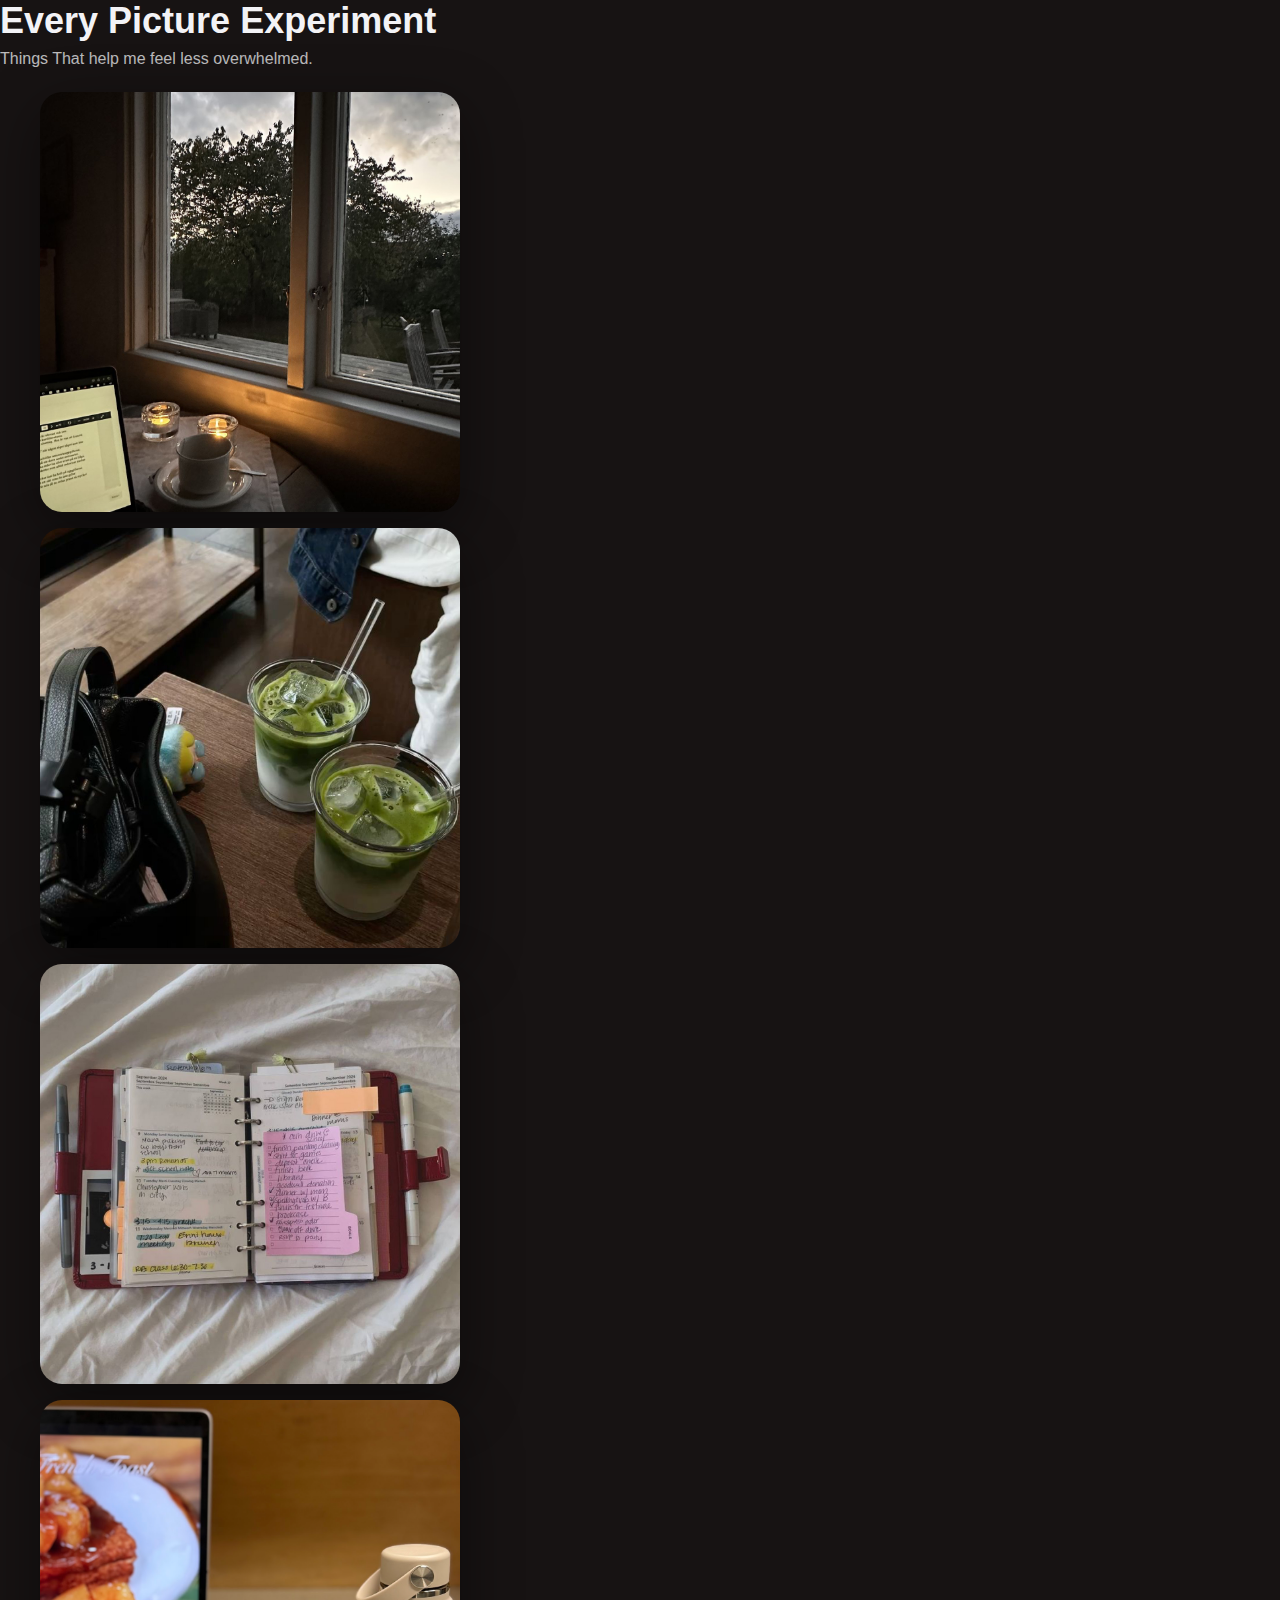
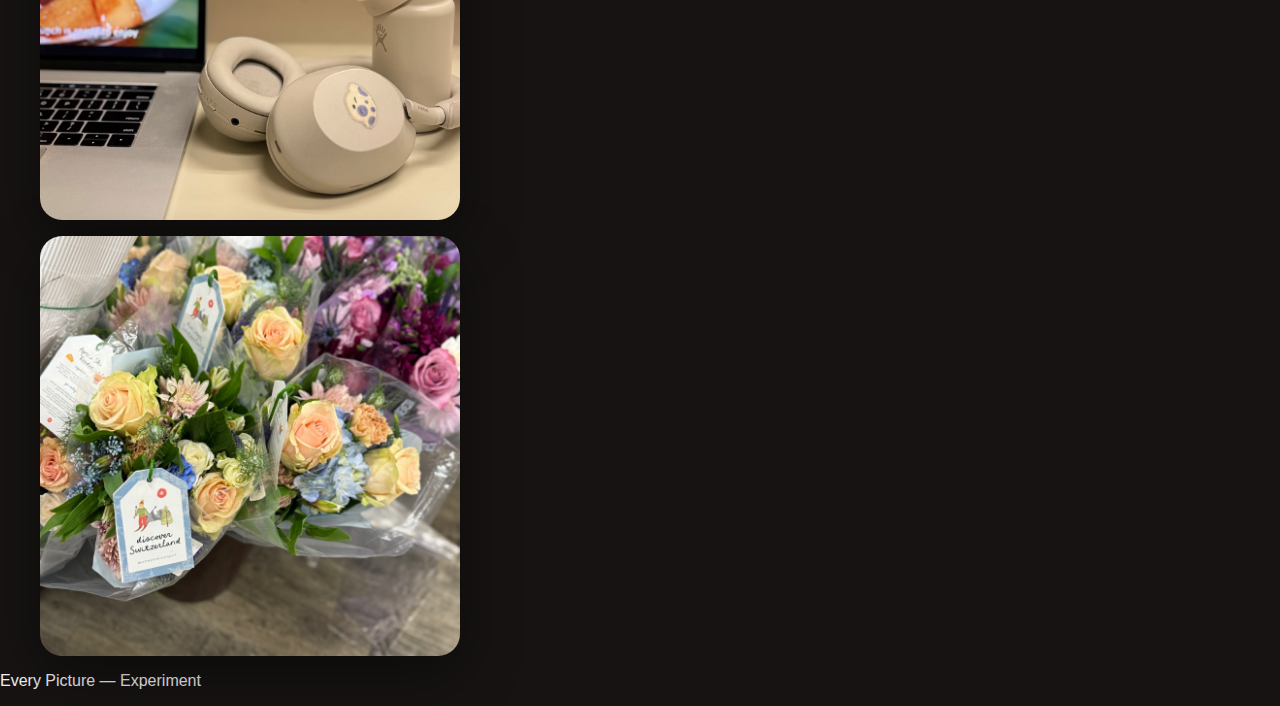
<file: everypicture/experiment/index.html>
<!doctype html>
<html lang="en">
<head>
  <meta charset="UTF-8" />
  <meta name="viewport" content="width=device-width, initial-scale=1.0" />
  <title>Every Picture — Experiment</title>
  <link rel="stylesheet" href="styles.css" />
  <script src="script.js" defer></script>
</head>

<body>
  <header class="top">
    <div class="wrap">
      <h1>Every Picture Experiment</h1>
      <p class="sub">
        Things That help me feel less overwhelmed.
      </p>
    </div>
  </header>

  <main class="wrap">
    <section class="gallery" aria-label="Image experiment gallery">

      
      <figure class="card drift-left reveal" tabindex="0">
        <img src="images/image1.jpg" alt="window natural lighting" loading="lazy" />
        <figcaption class="overlay">
          <p class="overlay-title">Natural lighting</p>
          <p class="overlay-body">Whenever I need a boost of energy while studying, I always look to sit in front or next to a window with natural lighting. Even at home, I always prefer natural lighting over white lights.</p>
        </figcaption>
      </figure>

     
      <figure class="card drift-right reveal" tabindex="0">
        <img src="images/image2.jpg" alt="matcha drink" loading="lazy" />
        <figcaption class="overlay">
          <p class="overlay-title">A Sweet Drink.</p>
          <p class="overlay-body">Treating myself with a drink, or going to a cafe to study always adds a different change of pace to my routine. I always get a boba or a latte on the weekends whenever I'm out with my friends, family, or anyone I care about.</p>
        </figcaption>
      </figure>

      <figure class="card drift-left-2 reveal" tabindex="0">
        <img src="images/image3.jpg" alt="schedule n journal" loading="lazy" />
        <figcaption class="overlay">
          <p class="overlay-title">Agenda.</p>
          <p class="overlay-body">Having a physical or digital agenda really helps me jot down what I need to do for the day. It helps me stay organized, reminds me to do any tasks I forget to do, and focus on what's important. Having a some type of structure helps me be less overwhelmed.</p>
        </figcaption>
      </figure>

      <figure class="card drift-right-2 reveal" tabindex="0">
        <img src="images/image4.png" alt="Music & Cooking Vlogs" loading="lazy" />
        <figcaption class="overlay">
          <p class="overlay-title">Music & Cooking Vlogs</p>
          <p class="overlay-body">Watching any type of cooking vlog, whether its in a documnetary form, vlog, or travel show- its always intesrting and helps me relax and focus on something thats not academic or work related. I love listeniing to decompress during inbetween walks to class to decompress, or just to have fun & vibe.</p>
        </figcaption>
      </figure>

      <figure class="card drift-center reveal" tabindex="0">
        <img src="images/image5.png" alt="flowers" loading="lazy" />
        <figcaption class="overlay">
          <p class="overlay-title">Flowers</p>
          <p class="overlay-body">I always find myself to stop and look at flowers whenever I pass by any. I never usually get any for myself because of cost & the fact that they eventually wilt, but I always take a second to admire and appreciate their beauty. It reminds me to be present in the moment and notice the small things in life.</p>
        </figcaption>
      </figure>

    </section>
  </main>

  <footer class="footer">
    <div class="wrap">
      <p>Every Picture — Experiment</p>
    </div>
  </footer>
</body>
</html>
</file>
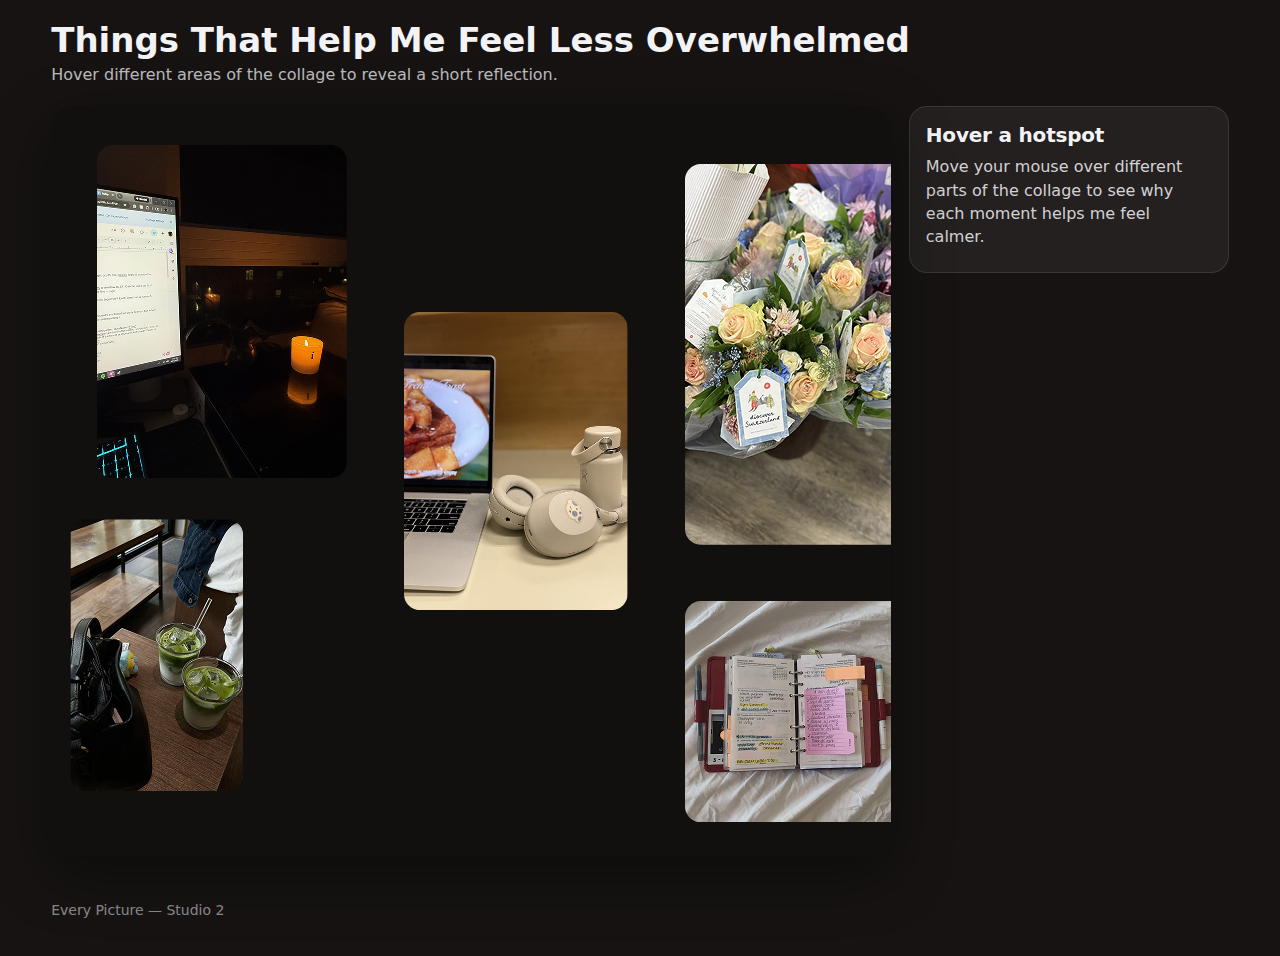
<file: everypicture/improvements/index.html>
<!DOCTYPE html>
<html lang="en">
<head>
  <meta charset="UTF-8" />
  <meta name="viewport" content="width=device-width, initial-scale=1.0" />
  <title>Every Picture — Collage Hotspots</title>

  <link rel="stylesheet" href="styles.css" />
  <script src="script.js" defer></script>
</head>

<body>
  <header class="wrap top">
    <h1>Things That Help Me Feel Less Overwhelmed</h1>
    <p class="sub">Hover different areas of the collage to reveal a short reflection.</p>
  </header>

  <main class="wrap">
    <!--  collage (left) + info panel (right) -->
    <section class="stage">

      <!-- where the collage is going to be -->
      <div id="container">
        <img
          src="images/fixed.png"
          alt="A collage of five calming moments"
          class="start"
          width="1200"
          height="750"
        />

        <!-- Hotspots -->
        <div class="hotspot" id="candle" ></div>
        <div class="hotspot" id="flowers" ></div>
        <div class="hotspot" id="headphones"></div>
        <div class="hotspot" id="matcha"></div>
        <div class="hotspot" id="planner"></div>
      </div>

      <!-- info for hover state -->
      <aside class="info">
        <h2 class="info-title">Hover a hotspot</h2>
        <p class="info-body">
          Move your mouse over different parts of the collage to see why each moment helps me feel calmer.
        </p>
        <p class="info-note">
          
        </p>
      </aside>

    </section>
  </main>

  <footer class="wrap footer">
    <p>Every Picture — Studio 2</p>
  </footer>
</body>
</html>
</file>
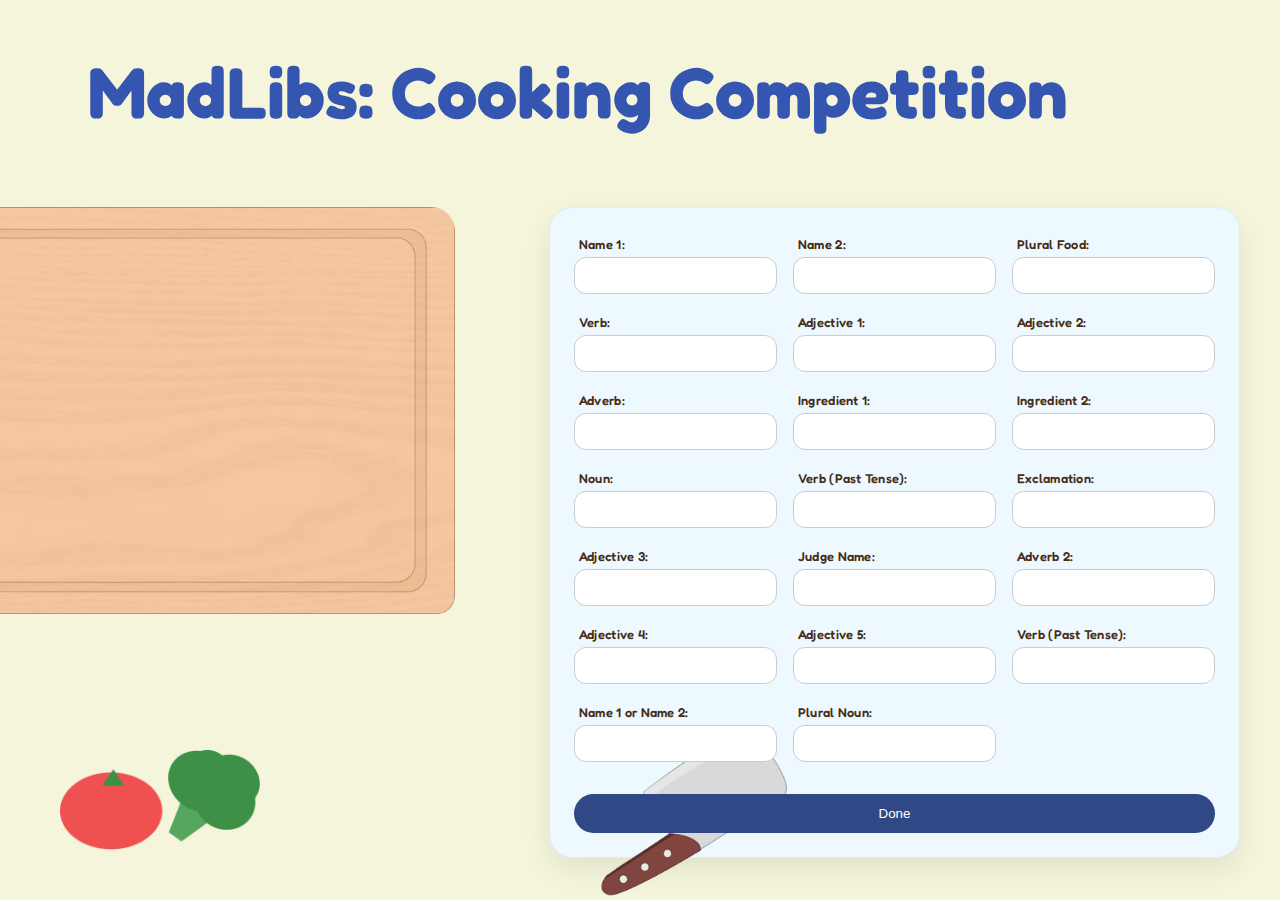
<file: madlibs/improvements/index.html>
<!DOCTYPE html>
<html lang="en">
<head>
    <meta charset="UTF-8">
    <meta name="viewport" content="width=device-width, initial-scale=1.0">
    <link href="styles.css" rel="stylesheet">

    <script src="script.js" defer></script> 

    <!-- google fonts, fredoka main heading -->
<link rel="preconnect" href="https://fonts.googleapis.com">
<link rel="preconnect" href="https://fonts.gstatic.com" crossorigin>
<link href="https://fonts.googleapis.com/css2?family=Fredoka:wght@300..700&display=swap" rel="stylesheet">

    <title>MadLibs: Cooking Competition</title>


</head>
<body>
    
    <header>
        <h1> MadLibs: Cooking Competition</h1>
    </header>
    <main>
        
        <img src="images/Knife.png" alt="tomato n brocolli"  height="200" class="decor-vector-2">

        <img src="images/Vector.png" alt="tomato n brocolli"  height="100" class="decor-vector">

        <section class="cooking-story">

              <img src="images/Cutting-Board.png" alt="cutting board" width="1000" height="1000" class="board">

             <div class="story-text" hidden>
                <p>
                    <span id="name1Out">(Name1)</span> and <span id="name2Out">(Name2)</span> entered a cooking contest.
                    The contest was to see who can cook the best <span id="pluralFoodOut">(plural food)</span>.
                    Both of them were given random ingredients.
                    <span id="name1Out2">(Name1)</span> <span id="verbOut">(verb)</span> to the closest stove and got a pot to make
                    <span id="pluralFoodOut2">(plural food)</span>. <span id="adjective1Out">(adjective)</span> and
                    <span id="adjective2Out">(adjective)</span>, <span id="name2Out2">(Name2)</span>
                    <span id="adverbOut">(adverb)</span> to the oven and got started on making the dish.
                </p>

                <p>
                    <span id="name1Out3">(Name1)</span> added <span id="ingredient1Out">(ingredient)</span>,
                    <span id="ingredient2Out">(ingredient)</span>, and a pinch of <span id="nounOut">(noun)</span>,
                    carefully stirring the pot while tasting the mixture. While <span id="name2Out3">(Name2)</span>
                    accidentally <span id="verbPast1Out">(verb, past tense)</span> the oven door and shouted
                    <span id="exclamationOut">(exclamation)</span>, causing everyone nearby to turn and stare.
                </p>

                <p>
                    As the clock ticked down, the kitchen became <span id="adjective3Out">(adjective)</span> and
                    <span id="adjective4Out">(adjective)</span>. Pots were clanging, timers were beeping, and both
                    contestants were <span id="verbIngOut">(verb + ing)</span> as fast as they could.
                </p>

                <p>
                    After an hour and a half — time was up!
                    <span id="judgeAdjectiveOut">(adjective)</span> <span id="judgeNameOut">(Judge Name)</span> was the judge, and
                    <span id="adverb2Out">(adverb)</span> walked up to the plates.
                    <span id="judgeNameOut2">(Judge Name)</span> tried <span id="name1Out4">(Name1)</span>’s dish,
                    <span id="adjective5Out">(adjective)</span> &amp; <span id="adjective6Out">(adjective)</span>,
                    <span id="judgeNameOut3">(Judge Name)</span> smiled in delight. Then, they tasted
                    <span id="name2Out4">(Name2)</span>’s dish and <span id="verbPast2Out">(verb, past tense)</span> in surprise.
                </p>

                <p>
                    In the end, the winner was <span id="winnerOut">(Name1 or Name2)</span>, and the kitchen was filled with
                    <span id="pluralNounOut">(plural noun)</span>, cheering, and the smell of
                    <span id="finalAdjectiveOut">(adjective)</span> food.
                </p>
            </div>
        </section>
        <section class="madlibs-inputs">
            <!-- <img src="images/Guest-Reciept.png" alt="guest receipt" class="receipt-bg" /> -->
            <form id="madlibs-form">
                <div class="form-field">
                <label for="name1">Name 1:</label>
                <input type="text" id="name1" name="name1" required>
                </div>
                 <div class="form-field">
                <label for="name2">Name 2:</label>
                <input type="text" id="name2" name="name2" required>
                </div>
                <div class="form-field">
                <label for="plural-food">Plural Food:</label>
                <input type="text" id="plural-food" name="plural-food" required>
                </div>
                <div class="form-field">
                <label for="verb">Verb:</label>
                <input type="text" id="verb" name="verb" required>
                </div>
                <div class="form-field">
                <label for="adjective1">Adjective 1:</label>
                <input type="text" id="adjective1" name="adjective1" required>
                </div>
                <div class="form-field">
                <label for="adjective2">Adjective 2:</label>
                <input type="text" id="adjective2" name="adjective2" required>
                </div>
                <div class="form-field">
                <label for="adverb">Adverb:</label>
                <input type="text" id="adverb" name="adverb" required>
                </div>
                <div class="form-field">
                <label for="ingredient1">Ingredient 1:</label>
                <input type="text" id="ingredient1" name="ingredient1" required>
                </div>

                <div class="form-field">
                <label for="ingredient2">Ingredient 2:</label>
                <input type="text" id="ingredient2" name="ingredient2" required>
                </div>

                <div class="form-field">
                <label for ="noun">Noun:</label>
                <input type="text" id="noun" name="noun" required>
                </div>
                <div class="form-field">
                <label for ="verb-past-tense">Verb (Past Tense):</label>
                <input type="text" id="verb-past-tense" name="verb-past-tense" required>
                </div>

                <div class="form-field">
                 <label for ="exclamation">Exclamation:</label>
                <input type="text" id="exclamation" name="exclamation" required>
                </div>

                <!-- third paragraph -->
                <div class="form-field">
                <label for ="adjective3">Adjective 3:</label>
                <input type="text" id="adjective3" name="adjective3" required>
                </div>

                <div class="form-field">
                <label for ="judgeName">Judge Name:</label>
                <input type="text" id="judgeName" name="judgeName" required>
                </div>

                <div class="form-field">
                <label for="adverb2">Adverb 2:</label>
                <input type="text" id="adverb2" name="adverb2" required>
                </div>

                <div class="form-field">
                <label for="adjective4">Adjective 4:</label>
                <input type="text" id="adjective4" name="adjective4" required>
                </div>

                <div class="form-field">
                <label for="adjective5">Adjective 5:</label>
                <input type="text" id="adjective5" name="adjective5" required>
                </div>

                <div class="form-field">
                <label for="verb2">Verb (Past Tense):</label>
                <input type="text" id="verb2" name="verb2" required>
                </div>
                <!-- last paragraph -->
                <div class="form-field">
                 <label for="Name1orName2">Name 1 or Name 2: </label>
                <input type="text" id="Name1orName2" name="Name1orName2" required>
                </div>

                <div class="form-field">
                <label for="plural-noun">Plural Noun:</label>
                <input type="text" id="plural-noun" name="plural-noun" required>
                </div>

                <input type="submit" value="Done">

            </form>
        </section>



    </main>


</body>
</html>
</file>
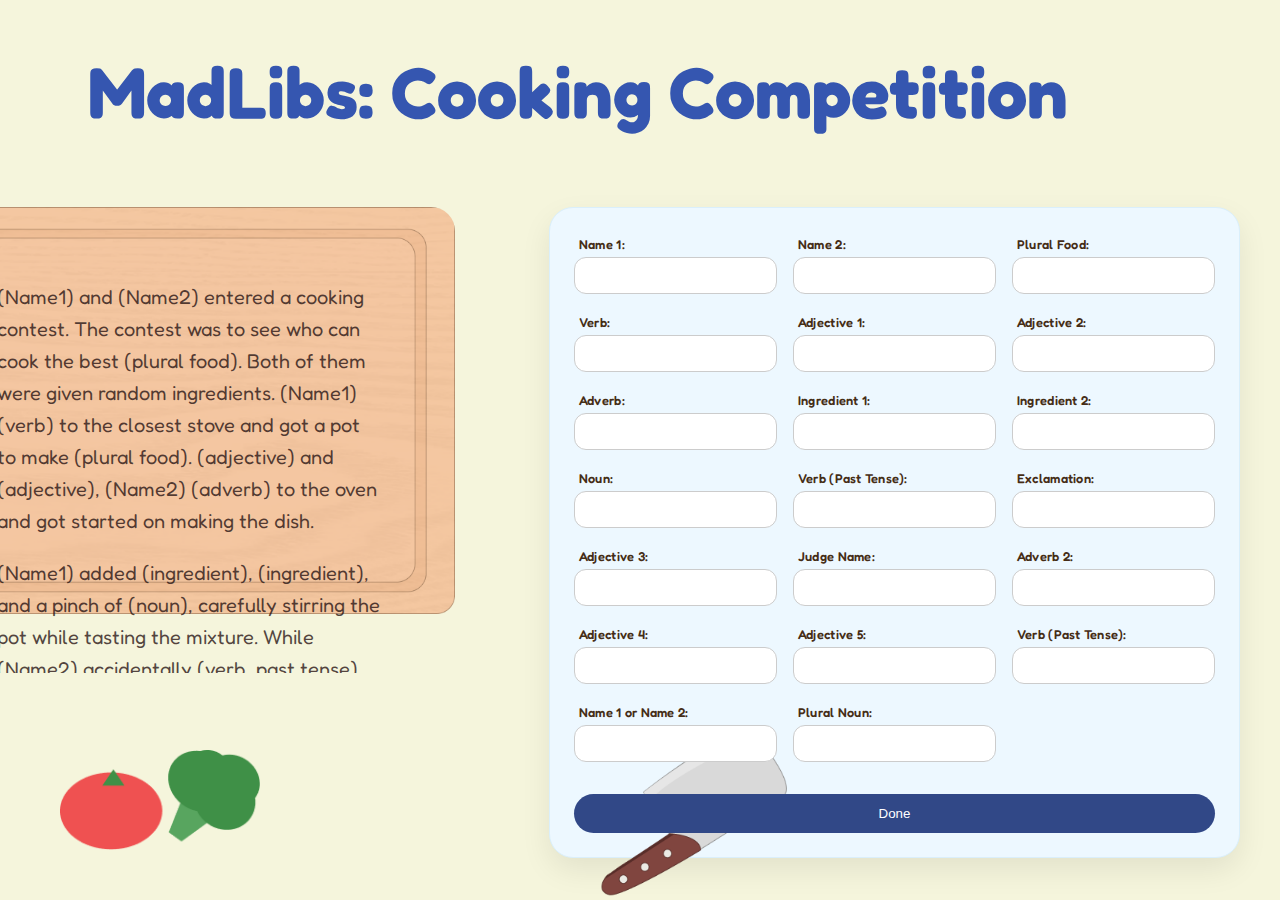
<file: madlibs/v2-final/index.html>
<!DOCTYPE html>
<html lang="en">
<head>
    <meta charset="UTF-8">
    <meta name="viewport" content="width=device-width, initial-scale=1.0">
    <link href="styles.css" rel="stylesheet">

    <script src="script.js" defer></script> 

    <!-- google fonts, fredoka main heading -->
<link rel="preconnect" href="https://fonts.googleapis.com">
<link rel="preconnect" href="https://fonts.gstatic.com" crossorigin>
<link href="https://fonts.googleapis.com/css2?family=Fredoka:wght@300..700&display=swap" rel="stylesheet">

    <title>MadLibs: Cooking Competition</title>


</head>
<body>
    
    <header>
        <h1> MadLibs: Cooking Competition</h1>
    </header>
    <main>
        
        <img src="images/Knife.png" alt="tomato n brocolli"  height="200" class="decor-vector-2">

        <img src="images/Vector.png" alt="tomato n brocolli"  height="100" class="decor-vector">

        <section class="cooking-story">

              <img src="images/Cutting-Board.png" alt="cutting board" width="1000" height="1000" class="board">

             <div class="story-text">
                <p>
                    <span id="name1Out">(Name1)</span> and <span id="name2Out">(Name2)</span> entered a cooking contest.
                    The contest was to see who can cook the best <span id="pluralFoodOut">(plural food)</span>.
                    Both of them were given random ingredients.
                    <span id="name1Out2">(Name1)</span> <span id="verbOut">(verb)</span> to the closest stove and got a pot to make
                    <span id="pluralFoodOut2">(plural food)</span>. <span id="adjective1Out">(adjective)</span> and
                    <span id="adjective2Out">(adjective)</span>, <span id="name2Out2">(Name2)</span>
                    <span id="adverbOut">(adverb)</span> to the oven and got started on making the dish.
                </p>

                <p>
                    <span id="name1Out3">(Name1)</span> added <span id="ingredient1Out">(ingredient)</span>,
                    <span id="ingredient2Out">(ingredient)</span>, and a pinch of <span id="nounOut">(noun)</span>,
                    carefully stirring the pot while tasting the mixture. While <span id="name2Out3">(Name2)</span>
                    accidentally <span id="verbPast1Out">(verb, past tense)</span> the oven door and shouted
                    <span id="exclamationOut">(exclamation)</span>, causing everyone nearby to turn and stare.
                </p>

                <p>
                    As the clock ticked down, the kitchen became <span id="adjective3Out">(adjective)</span> and
                    <span id="adjective4Out">(adjective)</span>. Pots were clanging, timers were beeping, and both
                    contestants were <span id="verbIngOut">(verb + ing)</span> as fast as they could.
                </p>

                <p>
                    After an hour and a half — time was up!
                    <span id="judgeAdjectiveOut">(adjective)</span> <span id="judgeNameOut">(Judge Name)</span> was the judge, and
                    <span id="adverb2Out">(adverb)</span> walked up to the plates.
                    <span id="judgeNameOut2">(Judge Name)</span> tried <span id="name1Out4">(Name1)</span>’s dish,
                    <span id="adjective5Out">(adjective)</span> &amp; <span id="adjective6Out">(adjective)</span>,
                    <span id="judgeNameOut3">(Judge Name)</span> smiled in delight. Then, they tasted
                    <span id="name2Out4">(Name2)</span>’s dish and <span id="verbPast2Out">(verb, past tense)</span> in surprise.
                </p>

                <p>
                    In the end, the winner was <span id="winnerOut">(Name1 or Name2)</span>, and the kitchen was filled with
                    <span id="pluralNounOut">(plural noun)</span>, cheering, and the smell of
                    <span id="finalAdjectiveOut">(adjective)</span> food.
                </p>
            </div>
        </section>
        <section class="madlibs-inputs">
            <!-- <img src="images/Guest-Reciept.png" alt="guest receipt" class="receipt-bg" /> -->
            <form id="madlibs-form">
                <div class="form-field">
                <label for="name1">Name 1:</label>
                <input type="text" id="name1" name="name1" required>
                </div>
                 <div class="form-field">
                <label for="name2">Name 2:</label>
                <input type="text" id="name2" name="name2" required>
                </div>
                <div class="form-field">
                <label for="plural-food">Plural Food:</label>
                <input type="text" id="plural-food" name="plural-food" required>
                </div>
                <div class="form-field">
                <label for="verb">Verb:</label>
                <input type="text" id="verb" name="verb" required>
                </div>
                <div class="form-field">
                <label for="adjective1">Adjective 1:</label>
                <input type="text" id="adjective1" name="adjective1" required>
                </div>
                <div class="form-field">
                <label for="adjective2">Adjective 2:</label>
                <input type="text" id="adjective2" name="adjective2" required>
                </div>
                <div class="form-field">
                <label for="adverb">Adverb:</label>
                <input type="text" id="adverb" name="adverb" required>
                </div>
                <div class="form-field">
                <label for="ingredient1">Ingredient 1:</label>
                <input type="text" id="ingredient1" name="ingredient1" required>
                </div>

                <div class="form-field">
                <label for="ingredient2">Ingredient 2:</label>
                <input type="text" id="ingredient2" name="ingredient2" required>
                </div>

                <div class="form-field">
                <label for ="noun">Noun:</label>
                <input type="text" id="noun" name="noun" required>
                </div>
                <div class="form-field">
                <label for ="verb-past-tense">Verb (Past Tense):</label>
                <input type="text" id="verb-past-tense" name="verb-past-tense" required>
                </div>

                <div class="form-field">
                 <label for ="exclamation">Exclamation:</label>
                <input type="text" id="exclamation" name="exclamation" required>
                </div>

                <!-- third paragraph -->
                <div class="form-field">
                <label for ="adjective3">Adjective 3:</label>
                <input type="text" id="adjective3" name="adjective3" required>
                </div>

                <div class="form-field">
                <label for ="judgeName">Judge Name:</label>
                <input type="text" id="judgeName" name="judgeName" required>
                </div>

                <div class="form-field">
                <label for="adverb2">Adverb 2:</label>
                <input type="text" id="adverb2" name="adverb2" required>
                </div>

                <div class="form-field">
                <label for="adjective4">Adjective 4:</label>
                <input type="text" id="adjective4" name="adjective4" required>
                </div>

                <div class="form-field">
                <label for="adjective5">Adjective 5:</label>
                <input type="text" id="adjective5" name="adjective5" required>
                </div>

                <div class="form-field">
                <label for="verb2">Verb (Past Tense):</label>
                <input type="text" id="verb2" name="verb2" required>
                </div>
                <!-- last paragraph -->
                <div class="form-field">
                 <label for="Name1orName2">Name 1 or Name 2: </label>
                <input type="text" id="Name1orName2" name="Name1orName2" required>
                </div>

                <div class="form-field">
                <label for="plural-noun">Plural Noun:</label>
                <input type="text" id="plural-noun" name="plural-noun" required>
                </div>

                <input type="submit" value="Done">

            </form>
        </section>



    </main>


</body>
</html>
</file>
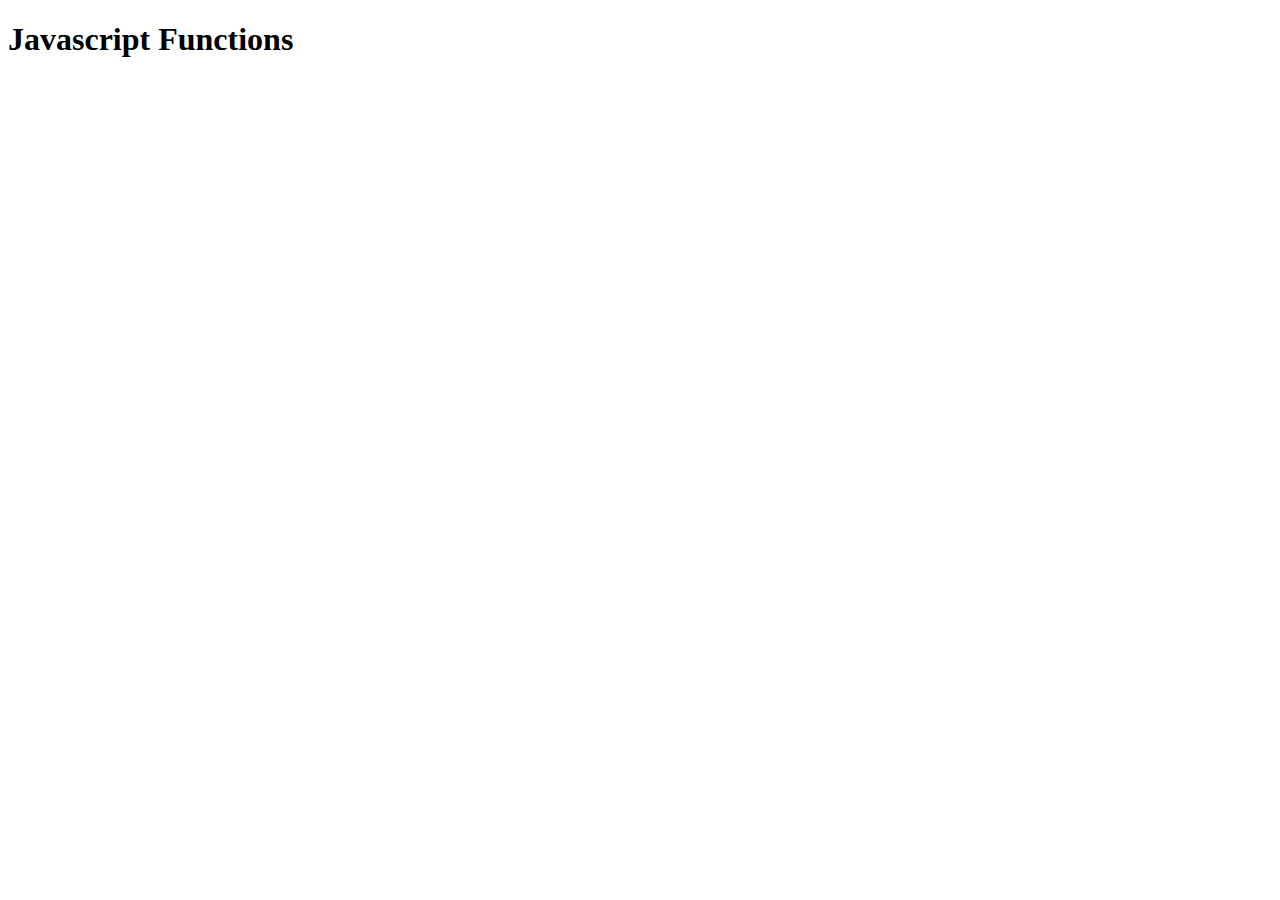
<file: functions.html>
<!DOCTYPE html>
<html lang="en">
<head>
    <meta charset="UTF-8">
    <meta name="viewport" content="width=device-width, initial-scale=1.0">
    <title>Javascript Functions</title>
</head>
<body>
    <h1>Javascript Functions</h1>
    <script>
        function doStuff(){
            var myString = "this is a string";
            var upperString = myString.toUpperCase();
            console.log( myString );
            console.log( upperString);
        }

        doStuff();
        // call function to execute code inside

    function checkNumber() {
         var userNumber = prompt("Enter a whole number:", "");
    
            if (userNumber < 10){
                console.log(`You have entered a small number less than 10`);
                for( var i=0; i<10; i++){
                    console.log(`Here is ${i}`);
            }
        }
        else if (userNumber > 10) { 
            console.log(`You have entered a big number`);
        } 

        else {
            console.log(`ERROR: you didn't enter a number!`);
        }
    }
// checkNumber();

     function upperMessage( message ){
        var upper = message.toUpperCase();
        // console.log(message);
        // console.log(upper);
     } 


    //  upperMessage( 'booger picking sticknose')
    function addNUms (num1, num2 ) {
       var sum = num1 + num2;
    //    console.log(sum);     
    // addNums (4,3);

       
        // console.log(typeof(num1));
       
       
        // var sum = num1 + num2;

        // plus sign does double duty, so itll concatenate two things tgt

        // console.log(sum);

    }

    function returnSum(num1, num2) {
        var sum = num1 + num2;
        return sum;
    }


    function randomInt(min, max) {
        var numOfValues = max - min + 1;
        var randomNum = Math.random();
        var randomVal = randomNum * numOfValues;
        var roundedRandomVal = Math.floor(randomVal);
        var fineNum = min + roundedRandomVal;
        // console.log ( randomVal );e
        return finalNum;
    }

    // randomInt(5, 10);


    var food = ['cheese', 'bread', 'chicken', 'broccoli'];

    var greeting = function(){

        var name = prompt("Enter your name:", "");
        console.log(`hello ${name}, how are you today`);

    }
    // console.log( food[randomInt(0,3)] );
    // will go into the array and pull out the correct item

        // console.log (returnSum(4,5));
        // this becomes a 9
    // addNums ( 'cheese','chicken' );
    </script>
    
</body>
</html>
</file>
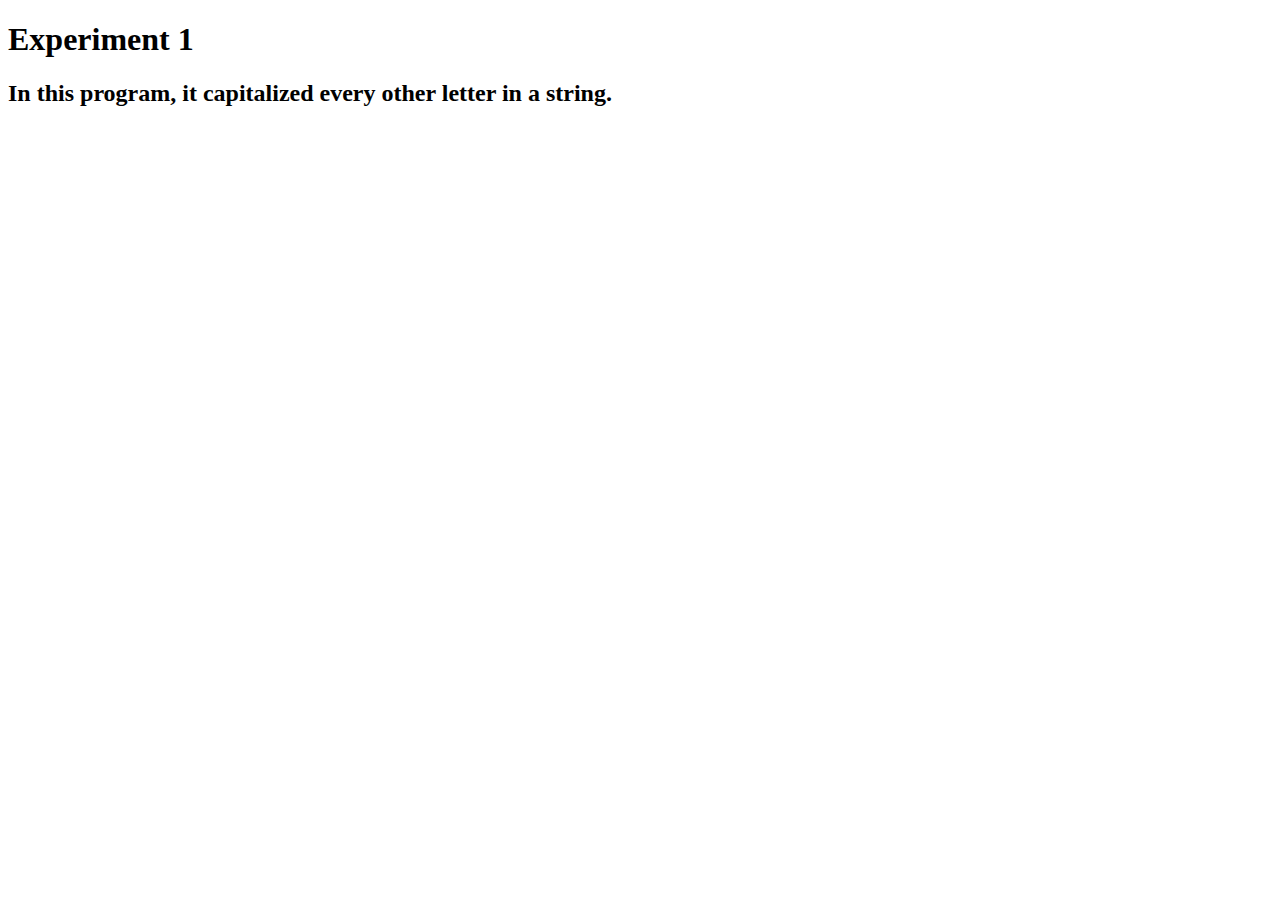
<file: exp/exp1.html>
<!DOCTYPE html>
<html lang="en">
<head>
    <meta charset="UTF-8">
    <meta name="viewport" content="width=device-width, initial-scale=1.0">
    <title>JS Experimentation</title>
</head>
<body>
    <h1>Experiment 1</h1>
    <h2>In this program, it capitalized every other letter in a string.</h2>

<!-- // prompts user to type a word and takes that into a variable -->
    <script>
    var anyPrompt = prompt("Enter a word:", "").toLowerCase();
    var final = "";
    
// loop goes through each character in the string
    for (i=0; i<anyPrompt.length; i++){

        //selection checks if the index placement of the letter is even or odd in the word
        if (i%2==0){
            final += anyPrompt[i].toUpperCase();
        } else{
            final += anyPrompt[i];
        }
    }

//prints the final string output with
    console.log(final);

    </script>

<!-- one sequence, one selection and one loop -->
</body>
</html>
</file>
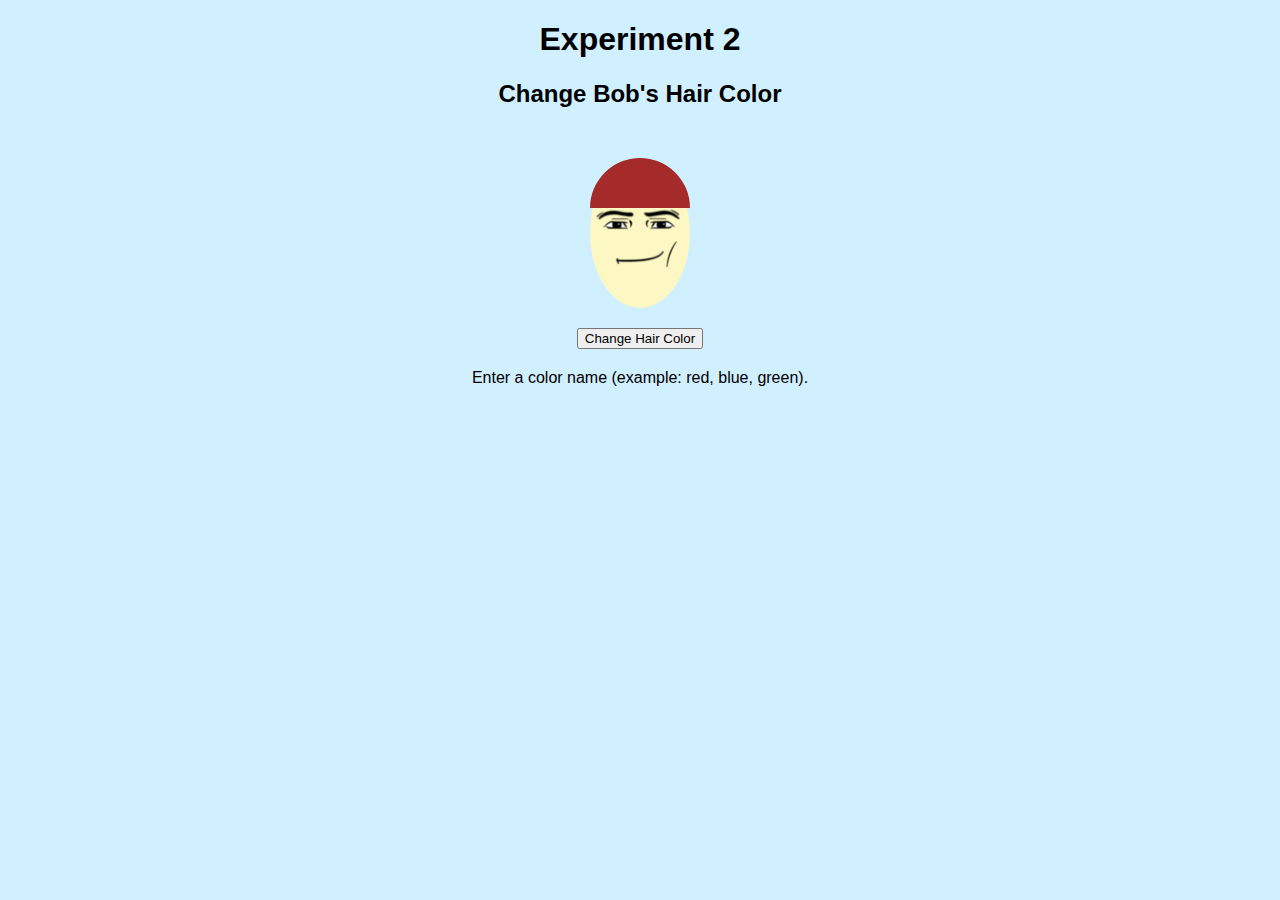
<file: exp/exp2.html>
<!DOCTYPE html>
<html lang="en"> 
<head>
    <meta charset="UTF-8">
    <meta name="viewport" content="width=device-width, initial-scale=1.0">
    <title>JS Experimentation</title>
    <link rel="stylesheet" href="styles.css">
</head>

<body>
    <h1>Experiment 2</h1>
    <h2>Change Bob's Hair Color</h2>

    <div class="bobBody">
        <div class="bobHead">
            <div id="hair-block" class="bobHair"></div>
            <div class="bobFace">
                <img src="../images/face.png" alt="A roblox face">
            </div>
        </div>
    </div>

    <button onclick="startHairChange()">Change Hair Color</button>
    <p>Enter a color name (example: red, blue, green).</p>

    <script>
        // this program changes the hair color of Bob based on user input
        function getUserColor() {
            return prompt("What color should Bob's hair be?");
            
        }

        function validateColor(color, allowedColors) {
            for (let i = 0; i < allowedColors.length; i++) {
                if (color === allowedColors[i]) {
                    return true;
                }
            }
            return false;
        }

        function startHairChange() {
            var hairBlock = document.querySelector("#hair-block");
            var allowedColors = ["red", "blue", "green", "purple", "brown", "black", "pink", "yellow", "orange", "gray", "white", "cyan", "magenta", "lime", "teal", "navy", "maroon", "olive", "silver", "gold"];
            // array
            var userColor = getUserColor();
            // uses the function, getUserColor and stores it in variable userColor


            // !if user cancels or left prompt, then alert occurs and function ends
            if (!userColor) {
                alert("Please enter a color.");
                return;
            }

            //takes the userColor string that user typed into the prompt, converts it to all lowercase since case senitive
            // validateColor then calls the function to loop through the array to see if the converted lowercase color, matches any allowed colors
            //returns true (color found) or false (color not found)
            if (validateColor(userColor.toLowerCase(), allowedColors)) {
                hairBlock.style.backgroundColor = userColor;
            } else {
                alert("That color isn't in the list. Try red, blue, green, purple, brown, black, or pink.");
            }
        }
    </script>
</body>
</html>
</file>
<file: everypicture/experiment/styles.css>
* { box-sizing: border-box; }

body {
  margin: 0;
  background: #171313;
  color: #f3f3f6;
  font-family: Segoe UI, Roboto, Helvetica, Arial, sans-serif;
}

.stage {
  max-width: 1200px;
  min-height: 750px;        
  margin: 0 auto;
  padding: 40px 20px;
}

h1 {
  margin: 0 0 8px;
  font-size: 36px;
}

.sub {
  margin: 0 0 24px;
  color: rgba(243, 243, 246, 0.75);
}

/* 1 image prototype card */
.card {
  position: relative;
  width: min(420px, 90vw);
  aspect-ratio: 1 / 1;      /* square */
  overflow: hidden;
  border-radius: 22px;
  box-shadow: 0 18px 60px rgba(0,0,0,0.45);
  cursor: pointer;
  outline: none;
}

.card img {
  width: 100%;
  height: 100%;
  object-fit: cover;
  display: block;

  opacity: 1;
  transition: opacity 300ms ease;
}

.overlay {
  position: absolute;
  inset: 0;
  display: grid;
  align-content: center;
  justify-items: center;
  text-align: center;
  padding: 24px;

  background: rgba(0,0,0,0.45);

  opacity: 0;
  transition: opacity 300ms ease;
}

.title {
  margin: 0 0 10px;
  font-size: 24px;
}

.body {
  margin: 0;
  max-width: 36ch;
  color: rgba(243,243,246,0.85);
  line-height: 1.4;
}
</file>
<file: everypicture/improvements/styles.css>
*,
*::before,
*::after {
  box-sizing: border-box;
}

body {
  margin: 0;
  background: #171313;
  color: #f3f3f6;
  font-family: "Nunito", system-ui, -apple-system, Segoe UI, Roboto, Helvetica, Arial, sans-serif;
}

.wrap {
  width: min(1200px, 92vw);
  margin: 0 auto;
}

/* for the header */
.top {
  padding: 22px 0 10px;
}

h1 {
  margin: 0 0 6px;
  font-size: 34px;
  line-height: 1.1;
}

.sub {
  margin: 0;
  color: rgba(243,243,246,0.75);
}

/* stage is gona be for:  collage + side panel */
.stage {
  display: grid;
  grid-template-columns: 1fr 320px;
  gap: 18px;
  align-items: start;
  padding: 12px 0 18px;
}

/* Collage container */
#container {
  position: relative;
  width: 100%;
  height: 750px;
  overflow: hidden;
  border-radius: 22px;
  box-shadow: 0 18px 60px rgba(0,0,0,0.45);
  background: rgba(255,255,255,0.04);
}

/* Collage image */
#container img {
  width: 100%;
  height: 100%;
  object-fit: cover;
  display: block;

  transform-origin: center;

  /* for easing */
  transition: transform 650ms cubic-bezier(.22,.61,.36,1);
}

/* Hotspots */
.hotspot {
  position: absolute;
  border-radius: 16px;
  cursor: zoom-in;

  opacity: 0;
  background: rgba(255,255,255,0.10);
  outline: 2px solid rgba(255,255,255,0.20);
}


 /* Hotspot positions
#candle     { left:  5%; top:  8%; width: 30%; height: 38%; }
#flowers    { left: 62%; top: 10%; width: 33%; height: 42%; }
#headphones { left: 35%; top: 30%; width: 28%; height: 34%; }
#matcha     { left: 10%; top: 66%; width: 24%; height: 26%; }
#planner    { left: 45%; top: 68%; width: 34%; height: 26%; } */

#candle {
  left: 6%;
  top: 6%;
  width: 28%;
  height: 34%;
}

#flowers {
  left: 64%;
  top: 6%;
  width: 30%;
  height: 38%;
}

#headphones {
  left: 36%;
  top: 32%;
  width: 26%;
  height: 30%;
}

#matcha {
  left: 8%;
  top: 66%;
  width: 26%;
  height: 26%;
}

#planner {
  left: 48%;
  top: 64%;
  width: 32%;
  height: 28%;
}

/* Base zoom state */
#container img.start {
  transform: scale(1) translate(0, 0);
}

/* zoom state after base */
#container img.zoom-candle {
  transform: scale(1.6) translate(12%, 14%);
}

#container img.zoom-flowers {
  transform: scale(1.6) translate(-22%, 14%);
}

#container img.zoom-headphones {
  transform: scale(1.6) translate(-6%, 2%);
}

#container img.zoom-matcha {
  transform: scale(1.6) translate(14%, -22%);
}

#container img.zoom-planner {
  transform: scale(1.6) translate(-25%, -20%);
}

/* Side info panel */
.info {
  border-radius: 18px;
  padding: 16px 16px 14px;
  background: rgba(255,255,255,0.06);
  border: 1px solid rgba(255,255,255,0.10);
}

.info-title {
  margin: 0 0 8px;
  font-size: 20px;
  letter-spacing: -0.01em;
}

.info-body {
  margin: 0 0 10px;
  color: rgba(243,243,246,0.85);
  line-height: 1.45;
}

.info-note {
  margin: 0;
  font-size: 13px;
  color: rgba(243,243,246,0.55);
}

/* Footer */
.footer {
  padding: 14px 0 24px;
  color: rgba(243,243,246,0.55);
  font-size: 14px;
}

/* Mobile */
@media (max-width: 900px) {
  .stage {
    grid-template-columns: 1fr;
  }

  #container {
    height: 60vh;
    min-height: 420px;
  }
}

@media (prefers-reduced-motion: reduce) {
  #container img {
    transition: none !important;
  }
}
</file>
<file: madlibs/improvements/styles.css>
body{
    background-color: beige;
}
  
h1 {
    font-family: 'Fredoka', sans-serif;
    font-weight: 675;
    font-size: 72px;
    color: rgb(53, 86, 176);
    margin-left: 80px;
    align-items: start;
    text-align: start;

}

p {
    font-family: 'Fredoka', sans-serif;
    font-weight: 400;
    font-size: 20px;
    color: #271313c7;
    line-height: 1.6;
}
main {
  max-width: 1200px;
  max-height: 750px;
  margin: 0 auto;
  padding: 24px 24px;
  display: grid;
  grid-template-columns: 3.5fr 1fr;
  gap: 48px;
  align-items: start;

  /* background-image: url("images/Comp\ \(2\).png");
  background-size: cover;
  background-position: center;
  background-repeat: no-repeat;
*/
}


.cooking-story {
  /* background-color: antiquewhite;  */
  /* background-image: url("images/Cutting\ Board.png");
  background-size: 100% auto;
background-position: left top;
background-repeat: no-repeat;
    align-self: start; */
  position: relative;
  overflow: hidden;

  width: 115%;
  margin-left: -25%;

  min-height: 520px;
  border-radius: 24px;

  /* display: flex; */
  /* flex-direction: column; */
}


.board {
 width: 100%;
  height: auto;
  display: block;
}


 .madlibs-inputs {
  background-color: #edf8ff; 
  border: 1px solid #daeffb;
 padding: 24px;
  border-radius: 24px;
  box-shadow: 0 12px 30px rgba(0, 0, 0, 0.08);
  align-self: start;
  
}
/* i like the styling when there isnt any madlibs-input changes */
/* 
.madlibs-inputs {
  background-color: #f5efff;
  padding: 32px;
  border-radius: 24px;
  background-image: url("images/Guest-Reciept.png");
    background-size: cover;
    background-position: center;
}

.madlibs-inputs::before {
  content: "";
  position: absolute;
  inset: 0;
  background-image: url("images/Guest-Reciept.png");
  background-repeat: no-repeat;
  background-position: top center;
  background-size: contain;
  z-index: 0;
  pointer-events: none;
  opacity: 1;
  

} */

/* receipt bg isnt working the way I wantTTTHiutheishraaoisdn */
/* .receipt-bg{
  position: absolute;
  inset: 0;
  width: 100%;
  height: 100%;
  object-fit: contain;      
  object-position: top center;
  pointer-events: none;
  z-index: 0;
  opacity: 1;                
} */

.madlibs-inputs form {
  position: relative;
  z-index: 1;
}


.story-text{
  position: absolute;
  top: 54px;
  left: 72px;
  right: 72px;
  bottom: 54px;

  overflow: auto;  
  display: none;    
  
  
}

.story-text.show {
  display: block;
}

form {
  display: grid;
  grid-template-columns: repeat(3, 1fr);
  gap: 16px;
}


.content-wrapper {
    width: 100%;
    height: 100%;
    max-width: 1200px;
    max-height: 750px;
   
}


.form-field {
  display: flex;
  flex-direction: column;
}

label {
  font-family: 'Fredoka', sans-serif;
  font-size: 0.8rem;
  font-weight: 550;
  letter-spacing: 0.02em;
  color: #452d16;
  padding: 5px;
}

input[type="text"] {
  padding: 10px 12px;
  border-radius: 12px;
  border: 1px solid #ccc;
}

input[type="text"]:focus {
  outline: none;
  border-color: #9b87ff;
  box-shadow: 0 0 0 3px rgba(155, 135, 255, 0.25);
}

input[type="submit"] {
  grid-column: 1 / -1;
  margin-top: 16px;
  padding: 12px;
  border-radius: 999px;
  border: none;
  background-color: rgb(49, 72, 135);
  color: white;
  cursor: pointer;
}

input::placeholder {
  font-family: 'Fredoka', sans-serif;
  font-style: italic;
  color: rgba(39, 19, 19, 0.5);
}


.decor-vector {
  position: absolute;
  top: 750px;      
  left: 60px;      
  width: 200px;    
  pointer-events: none; 
}

.decor-vector-2 {
  position: absolute;
  top: 700px;      
  left: 600px;      
  width: 200px;    
  pointer-events: none; 
}
</file>
<file: madlibs/v2-final/styles.css>
body{
    background-color: beige;
}
  
h1 {
    font-family: 'Fredoka', sans-serif;
    font-weight: 675;
    font-size: 72px;
    color: rgb(53, 86, 176);
    margin-left: 80px;
    align-items: start;
    text-align: start;

}

p {
    font-family: 'Fredoka', sans-serif;
    font-weight: 400;
    font-size: 20px;
    color: #271313c7;
    line-height: 1.6;
}
main {
  max-width: 1200px;
  max-height: 750px;
  margin: 0 auto;
  padding: 24px 24px;
  display: grid;
  grid-template-columns: 3.5fr 1fr;
  gap: 48px;
  align-items: start;

  /* background-image: url("images/Comp\ \(2\).png");
  background-size: cover;
  background-position: center;
  background-repeat: no-repeat;
*/
}


.cooking-story {
  /* background-color: antiquewhite;  */
  /* background-image: url("images/Cutting\ Board.png");
  background-size: 100% auto;
background-position: left top;
background-repeat: no-repeat;
    align-self: start; */
  position: relative;
  overflow: hidden;

  width: 115%;
  margin-left: -25%;

  min-height: 520px;
  border-radius: 24px;

  /* display: flex; */
  /* flex-direction: column; */
}


.board {
 width: 100%;
  height: auto;
  display: block;
}


 .madlibs-inputs {
  background-color: #edf8ff; 
  border: 1px solid #daeffb;
 padding: 24px;
  border-radius: 24px;
  box-shadow: 0 12px 30px rgba(0, 0, 0, 0.08);
  align-self: start;
  
}
/* i like the styling when there isnt any madlibs-input changes */
/* 
.madlibs-inputs {
  background-color: #f5efff;
  padding: 32px;
  border-radius: 24px;
  background-image: url("images/Guest-Reciept.png");
    background-size: cover;
    background-position: center;
}

.madlibs-inputs::before {
  content: "";
  position: absolute;
  inset: 0;
  background-image: url("images/Guest-Reciept.png");
  background-repeat: no-repeat;
  background-position: top center;
  background-size: contain;
  z-index: 0;
  pointer-events: none;
  opacity: 1;
  

} */

/* receipt bg isnt working the way I wantTTTHiutheishraaoisdn */
/* .receipt-bg{
  position: absolute;
  inset: 0;
  width: 100%;
  height: 100%;
  object-fit: contain;      
  object-position: top center;
  pointer-events: none;
  z-index: 0;
  opacity: 1;                
} */

.madlibs-inputs form {
  position: relative;
  z-index: 1;
}


.story-text{
  position: absolute;
  top: 54px;
  left: 72px;
  right: 72px;
  bottom: 54px;

  overflow: auto;        
}

form {
  display: grid;
  grid-template-columns: repeat(3, 1fr);
  gap: 16px;
}


.content-wrapper {
    width: 100%;
    height: 100%;
    max-width: 1200px;
    max-height: 750px;
   
}


.form-field {
  display: flex;
  flex-direction: column;
}

label {
  font-family: 'Fredoka', sans-serif;
  font-size: 0.8rem;
  font-weight: 550;
  letter-spacing: 0.02em;
  color: #452d16;
  padding: 5px;
}

input[type="text"] {
  padding: 10px 12px;
  border-radius: 12px;
  border: 1px solid #ccc;
}

input[type="text"]:focus {
  outline: none;
  border-color: #9b87ff;
  box-shadow: 0 0 0 3px rgba(155, 135, 255, 0.25);
}

input[type="submit"] {
  grid-column: 1 / -1;
  margin-top: 16px;
  padding: 12px;
  border-radius: 999px;
  border: none;
  background-color: rgb(49, 72, 135);
  color: white;
  cursor: pointer;
}

input::placeholder {
  font-family: 'Fredoka', sans-serif;
  font-style: italic;
  color: rgba(39, 19, 19, 0.5);
}


.decor-vector {
  position: absolute;
  top: 750px;      
  left: 60px;      
  width: 200px;    
  pointer-events: none; 
}

.decor-vector-2 {
  position: absolute;
  top: 700px;      
  left: 600px;      
  width: 200px;    
  pointer-events: none; 
}
</file>
<file: exp/styles.css>
.bobBody {
    display: flex;
    justify-content: center;
    margin-top: 50px;
}

.bobHead {
    width: 100px;
    height: 150px;
    background-color: #fcf7c3;
    border-radius: 50%;
    position: relative;

}


.bobHair {
    width: 100px;
    height: 50px;
    background-color: brown;
    position: absolute;
    top: 0;
    left: 0;
    border-top-left-radius: 50px;
    border-top-right-radius: 50px;
}

.bobFace {
    width: 100px;
    height: 110px;
    position: absolute;
    top: 20px;
    left: 0;
}

.bobFace img {
    width: 100%;
    height: 100%;
    object-fit: contain;
}

body {
    background-color: #d0efff;
    font-family: Arial, sans-serif;
}

button {
    margin: 20px auto;
    display: block;
}

p {
    text-align: center;
}

h1 {
    text-align: center;
}

h2 {
    text-align: center;
}
</file>
